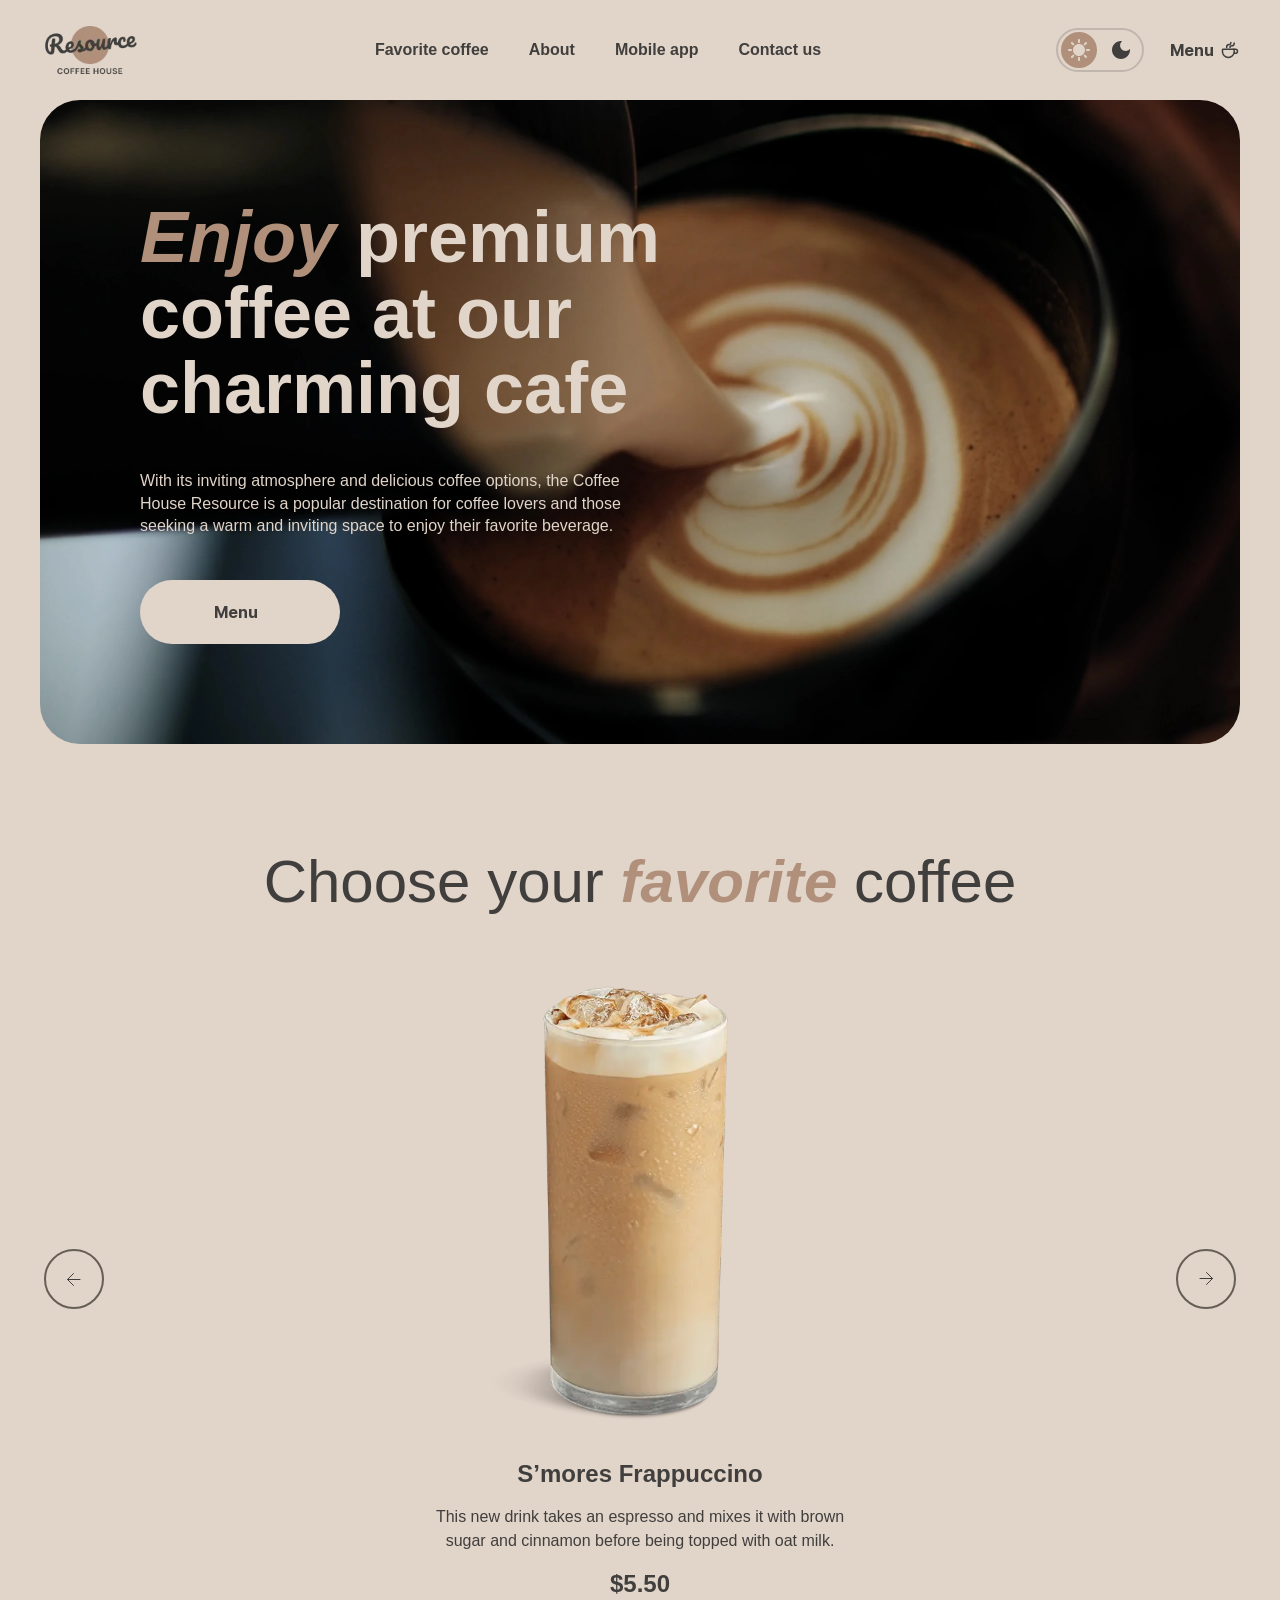
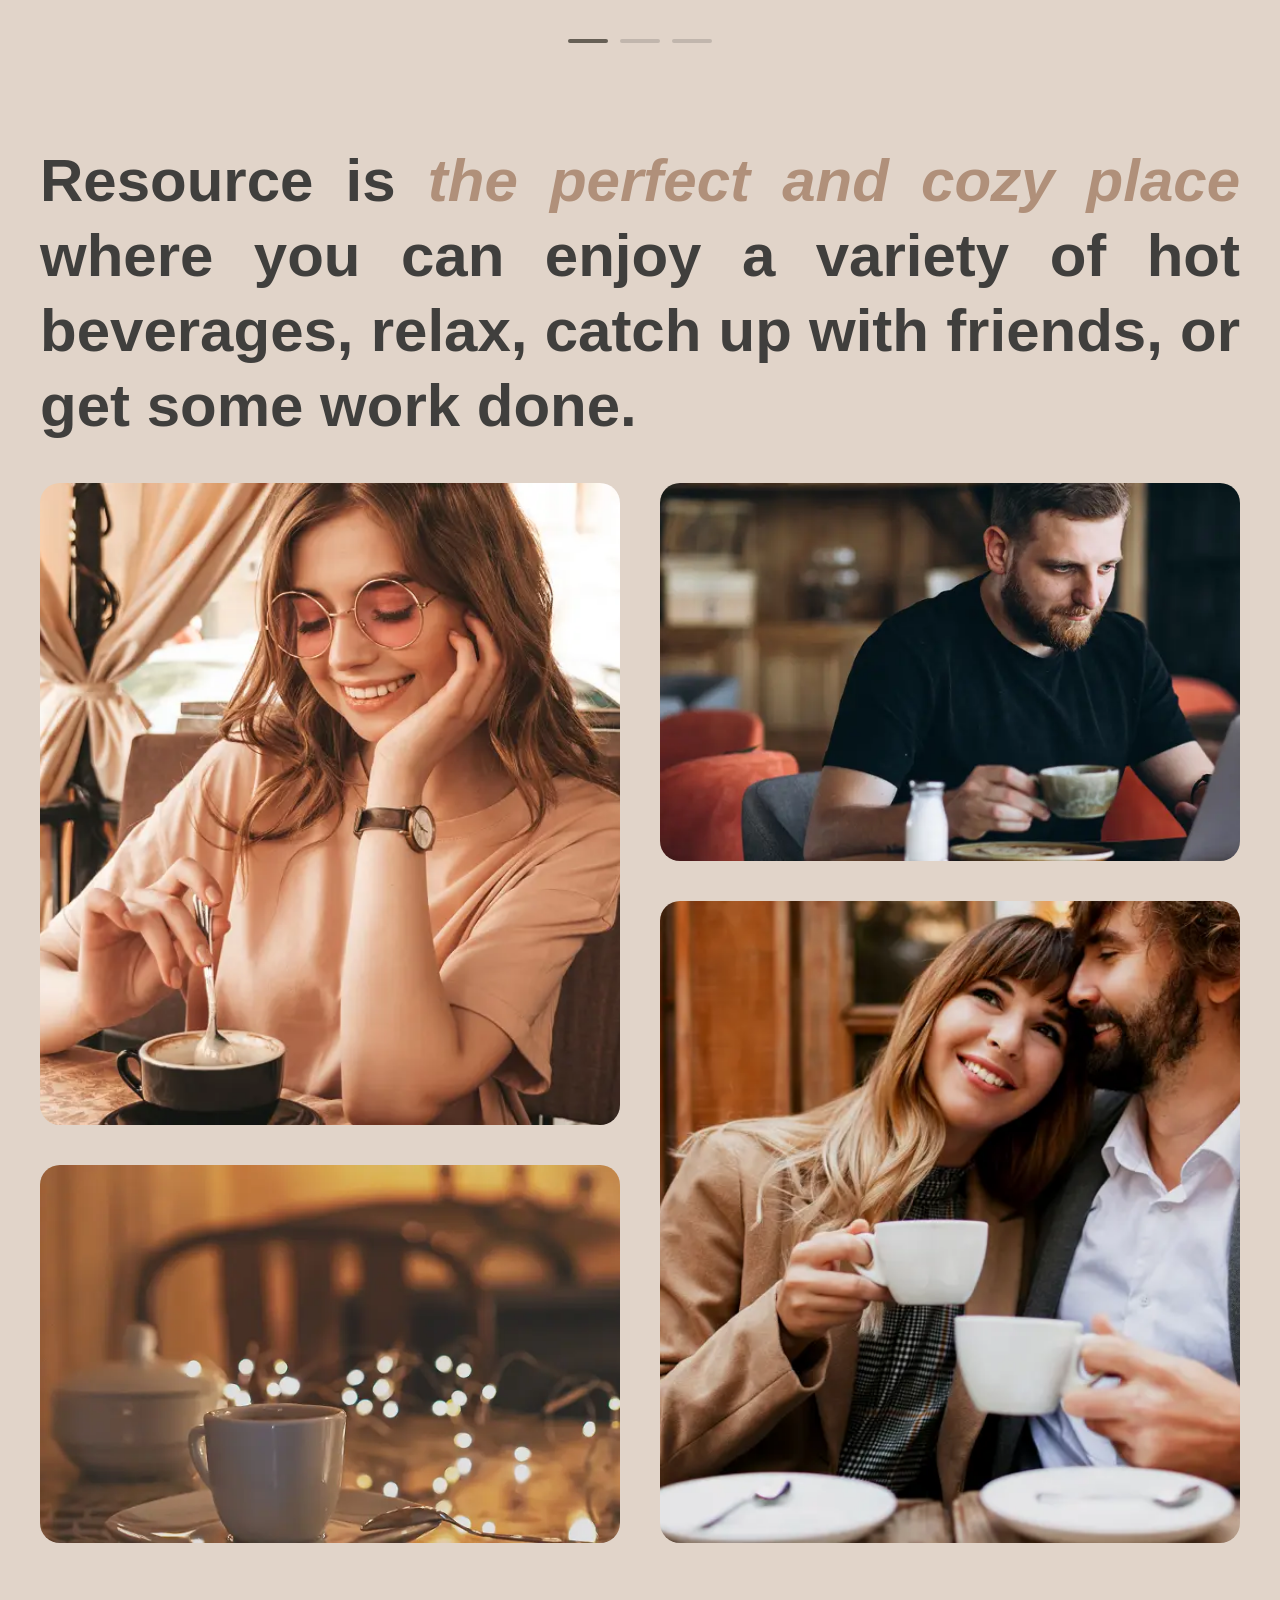
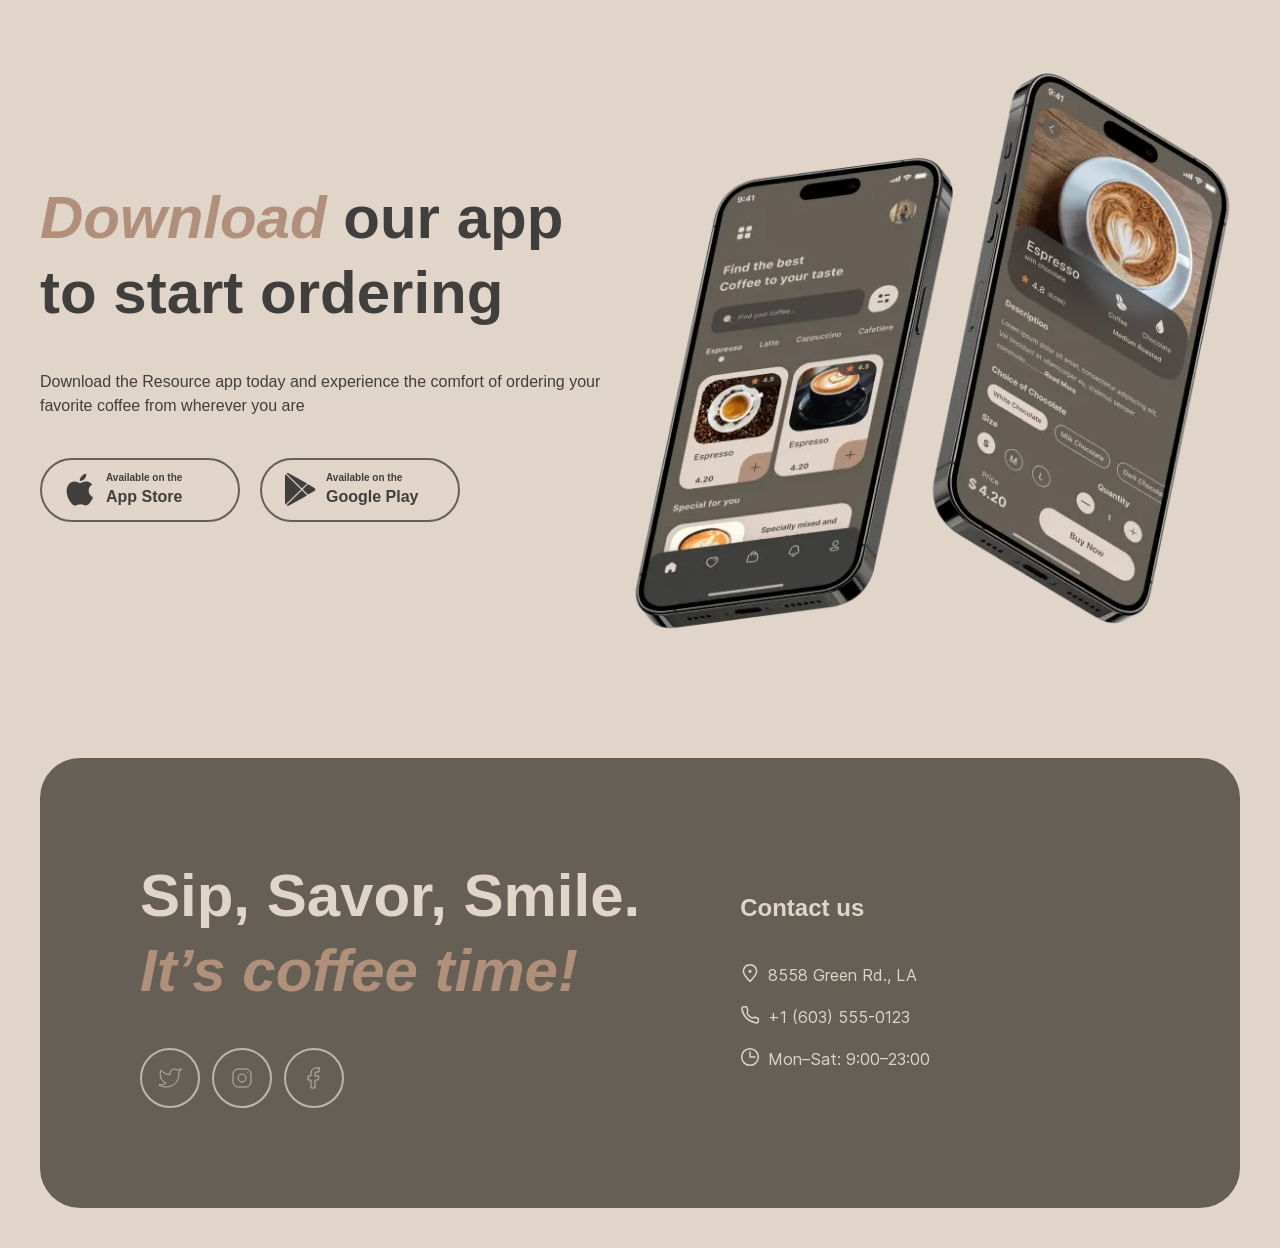
<file: index.html>
<!DOCTYPE html>
<html lang="en">
<head>
  <meta charset="UTF-8">
  <meta name="viewport" content="width=device-width, initial-scale=1.0">
  <link rel="icon" type="image/svg+xml" href="./assets/coffee-cup-icon.svg">
  <link rel="stylesheet" href="./css/reset.css">
  <link rel="stylesheet" href="./css/fonts.css">
  <link rel="stylesheet" href="./css/style.css">
  <link rel="stylesheet" href="./css/modal.css">
  <script src="./index.js" defer></script>
  <script src="./burger.js" defer></script>
  <script src="./slider.js" defer></script>
  <title>Coffee House</title>
</head>
<body>
  <header class="header">
    <div class="container">
      <div class="header__wrapper">
          <a href="/" class="header__logo">
            <img src="./assets/main-logo.webp" alt="Coffee house logo" class="header__logo-img">
          </a>

          <nav class="header__nav nav">
            <ul class="nav__list">
              <li class="nav__item">
                <a href="./#favorite" class="nav__link">Favorite coffee</a>
              </li>
              <li class="nav__item">
                <a href="./#about" class="nav__link">About</a>
              </li>
              <li class="nav__item">
                <a href="./#mobile_app" class="nav__link">Mobile app</a>
              </li>
              <li class="nav__item">
                <a href="./#contact_us" class="nav__link">Contact us</a>
              </li>
            </ul>
          </nav>

          <div class="header__panel">
            <div class="header__theme">
              <div class="header__theme-item header__theme-item_light header__theme_active"></div>
              <div class="header__theme-item header__theme-item_dark"></div>
            </div>

            <div class="header__burger burger">
              <button type="button" class="burger__btn">
                Menu
              </button>
              <button type="button" class="burger__menu"></button>
            </div>
          </div>
      </div>
    </div>
  </header>

  <main class="main">
    <div class="container">
      <section class="main__offer">
        <div class="offer__wrapper offer">
          <h1 class="offer__title">
            <span class="offer__title_accent text-accent">
              Enjoy
            </span> 
            premium coffee at our charming cafe
          </h1>

          <p class="offer__text">
            With its inviting atmosphere and delicious coffee options, the Coffee House Resource is a popular 
            destination for coffee lovers and those seeking a warm and inviting space to enjoy their favorite 
            beverage.
          </p>

          <a href="./category.html" class="offer__btn primary-btn">
            Menu
          </a>
        </div>
      </section>

      <section id="favorite" class="main__slider">
        <div class="slider">
          <h2 class="slider__title">
            Choose your 
              <span class="text-accent">favorite</span> 
            coffee
          </h2>

          <div class="slider__wrapper">
            <button type="button" class="slider__btn slider__btn_left" data-action="prev"></button>
            
            <div class="slider__list">
              <div class="slider__track">
                <div class="slider__item">
                  <img src="./assets/coffee-slider-1.webp" alt="S’mores Frappuccino" class="slider__preview">
                  <div class="slider__info">
                    <h3 class="slider__heading">S’mores Frappuccino</h3>
                    <p class="slider__description">This new drink takes an espresso and mixes it with brown sugar and cinnamon before being topped with oat milk.</p>
                    <span class="slider__price">$5.50</span>
                  </div>
                </div>

                <div class="slider__item">
                  <img src="./assets/coffee-slider-2.webp" alt="Caramel Macchiato" class="slider__preview">
                  <div class="slider__info">
                    <h3 class="slider__heading">Caramel Macchiato</h3>
                    <p class="slider__description">A delicious blend of rich espresso, creamy milk, and sweet caramel syrup, topped with whipped cream.</p>
                    <span class="slider__price">$5.00</span>
                  </div>
                </div>

                <div class="slider__item">
                  <img src="./assets/coffee-slider-3.webp" alt="Ice Coffee" class="slider__preview">
                  <div class="slider__info">
                    <h3 class="slider__heading">Ice Coffee</h3>
                    <p class="slider__description">Our signature cold brew coffee over ice, smooth and refreshing, perfect for a warm afternoon.</p>
                    <span class="slider__price">$4.50</span>
                  </div>
                </div>

              </div>
            </div>

            <button type="button" class="slider__btn slider__btn_right" data-action="next"></button>
          </div>

          <div class="slider__pagination pagination">
            <span class="pagination__item pagination__item_active" data-slide="0"></span>
            <span class="pagination__item" data-slide="1"></span>
            <span class="pagination__item" data-slide="2"></span>
          </div>
        </div>
      </section>

      <section id="about" class="about__section">
        <h3 class="about__description">
          Resource is 
          <span class="text-accent">
            the perfect and cozy place
          </span>
          where you can enjoy a variety of hot beverages, relax, catch up with friends, or get some work done.
        </h3>
        
        <div class="about_wrapper">
          <img src="./assets/about-1.webp" alt="Drink best coffee in coffee house" class="about__preview">
          <img src="./assets/about-2.webp" alt="Best rest in coffee house with cup of coffee" class="about__preview">
          <img src="./assets/about-3.webp" alt="Remote work with best coffee in coffee House" class="about__preview">
          <img src="./assets/about-4.webp" alt="Date in cofee house" class="about__preview">
        </div>
      </section>

      <section id="mobile_app" class="download__section">
        <div class="download__wrapper">
          <div class="download__info">
            <h3 class="download__title">
              <span class="text-accent">
                Download
              </span>
              our app to start ordering</h3>
            <p class="download__description">Download the Resource app today and experience the comfort of ordering your favorite coffee from wherever you are</p>

            <div class="download__buttons">
              <button type="button" class="download__button">
                <span class="download__button-apple">
                  <span>Available on the</span>
                  <span>App Store</span>
                </span>
              </button>

              <button type="button" class="download__button">
                <span class="download__button-android">
                  <span>Available on the</span>
                  <span>Google Play</span>
                </span>
              </button>
            </div>
          </div>
          
          <img src="./assets/mobile-screens.webp" alt="" class="download__preview">
        </div>
      </section>
    </div>    
  </main>

  <footer id="contact_us" class="footer">
    <div class="container">
      <div class="footer__wrapper">
        <div class="footer__content">
          <div class="footer__media">
            <h3 class="footer__title">
              Sip, Savor, Smile.
              <span class="text-accent">
                It’s coffee time!
              </span>
            </h3>

            <div class="footer__socials">
              <a href="https://www.x.com" target="_blank" class="footer__socials-twitter"></a>
              <a href="https://www.instagram.com" target="_blank" class="footer__socials-instagram"></a>
              <a href="https://www.facebook.com" target="_blank" class="footer__socials-facebook"></a>
            </div>
          </div>

          <div class="footer__contacs">
            <span class="footer__heading">Contact us</span>
            <div class="footer__info">
              <a href="https://www.google.com/maps/search/8558+Green+Rd.,+LA/@48.5137282,-122.3373886,17z/data=!3m1!4b1?entry=ttu&g_ep=EgoyMDI2MDkxNi4wIKXMDSoASAFQAw%3D%3D" rel="noopener noreferrer" target="_blank" class="footer__info-geo">8558 Green Rd., LA</a>
              <a href="tel:+16035550123" class="footer__info-phone">+1 (603) 555-0123</a>
              <span class="footer__info-timezone">Mon–Sat: 9:00–23:00</span>
            </div>
          </div>
        </div>
      </div>
    </div>
  </footer>
</body>
</html>
</file>
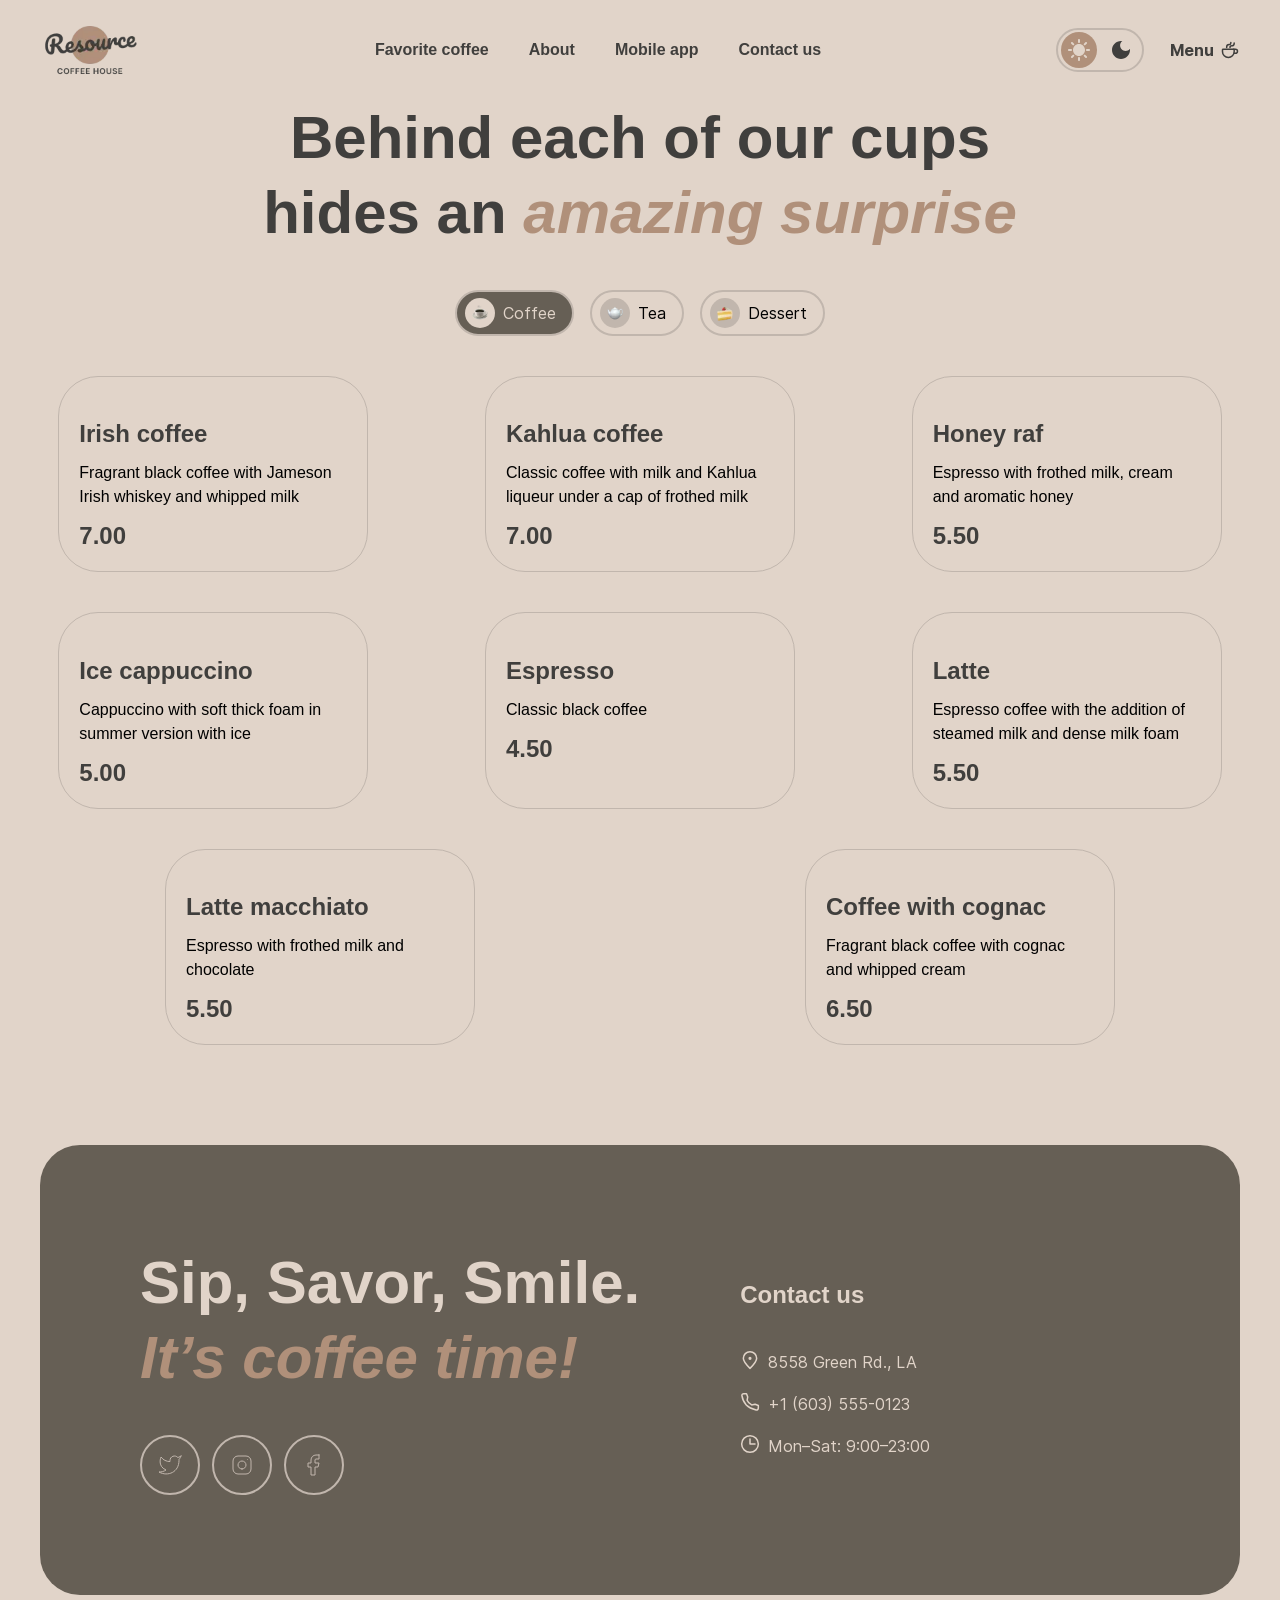
<file: category.html>
<!DOCTYPE html>
<html lang="en">
<head>
  <meta charset="UTF-8">
  <meta name="viewport" content="width=device-width, initial-scale=1.0">
  <link rel="icon" type="image/svg+xml" href="./assets/coffee-cup-icon.svg">
  <link rel="stylesheet" href="./css/reset.css">
  <link rel="stylesheet" href="./css/fonts.css">
  <link rel="stylesheet" href="./css/style.css">
  <link rel="stylesheet" href="./css/modal.css">
  <script src="./index.js" defer></script>
  <script src="./burger.js" defer></script>
  <script type="module" src="./products.js" defer></script>
  <title>Coffee House</title>
</head>
<body>
  <header class="header">
    <div class="container">
      <div class="header__wrapper">
          <a href="/" class="header__logo">
            <img src="./assets/main-logo.webp" alt="Coffee house logo" class="header__logo-img">
          </a>

          <nav class="header__nav nav">
            <ul class="nav__list">
              <li class="nav__item">
                <a href="./#favorite" class="nav__link">Favorite coffee</a>
              </li>
              <li class="nav__item">
                <a href="./#about" class="nav__link">About</a>
              </li>
              <li class="nav__item">
                <a href="./#mobile_app" class="nav__link">Mobile app</a>
              </li>
              <li class="nav__item">
                <a href="./#contact_us" class="nav__link">Contact us</a>
              </li>
            </ul>
          </nav>

          <div class="header__panel">
            <div class="header__theme">
              <div class="header__theme-item header__theme-item_light header__theme_active"></div>
              <div class="header__theme-item header__theme-item_dark"></div>
            </div>

            <div class="header__burger burger">
              <button type="button" class="burger__btn">
                Menu
              </button>
              <button type="button" class="burger__menu"></button>
            </div>
          </div>
      </div>
    </div>
  </header>

  <main class="main__category">
    <div class="container">
      <h1 class="main__title">
        Behind each of our cups hides an 
        <span class="text-accent">
          amazing surprise
        </span>
      </h1>

      <div class="category__wrapper">
        <div class="categories">
          <button type="button" class="categories__item categories__item_active" data-category="coffee">
            <span class="categories__item-wrapper">
              <span class="categories__item-coffee"></span>
            </span>
            Coffee
          </button>
          <button type="button" class="categories__item" data-category="tea">
            <span class="categories__item-wrapper">
              <span class="categories__item-tea"></span>
            </span>
            Tea
          </button>
          <button type="button" class="categories__item" data-category="dessert">
            <span class="categories__item-wrapper">
              <span class="categories__item-desert"></span>
            </span>
            Dessert
          </button>
        </div>

        <div class="categories__list"></div>

        <div class="categories__load">
          <span class="categories__load-img"></span>
        </div>
      </div>
    </div>
  </main>

  <footer id="contact_us" class="footer">
    <div class="container">
      <div class="footer__wrapper">
        <div class="footer__content">
          <div class="footer__media">
            <h3 class="footer__title">
              Sip, Savor, Smile.
              <span class="text-accent">
                It’s coffee time!
              </span>
            </h3>

            <div class="footer__socials">
              <a href="https://www.x.com" target="_blank" class="footer__socials-twitter"></a>
              <a href="https://www.instagram.com" target="_blank" class="footer__socials-instagram"></a>
              <a href="https://www.facebook.com" target="_blank" class="footer__socials-facebook"></a>
            </div>
          </div>

          <div class="footer__contacs">
            <span class="footer__heading">Contact us</span>
            <div class="footer__info">
              <a href="https://www.google.com/maps/search/8558+Green+Rd.,+LA/@48.5137282,-122.3373886,17z/data=!3m1!4b1?entry=ttu&g_ep=EgoyMDI2MDkxNi4wIKXMDSoASAFQAw%3D%3D" rel="noopener noreferrer" target="_blank" class="footer__info-geo">8558 Green Rd., LA</a>
              <a href="tel:+16035550123" class="footer__info-phone">+1 (603) 555-0123</a>
              <span class="footer__info-timezone">Mon–Sat: 9:00–23:00</span>
            </div>
          </div>
        </div>
      </div>
    </div>
  </footer>
  <dialog class="modal">
    <div class="modal__wrapper">
      <div class="modal__content"></div>
    </div>
  </dialog>
</div>
</body>
</html>
</file>
<file: css/fonts.css>
@font-face {
    font-family: 'Inter';
    src: local('Inter Bold Italic'), local('Inter-BoldItalic'),
        url('../fonts/inter/Inter-BoldItalic.eot?#iefix') format('embedded-opentype'),
        url('../fonts/inter/Inter-BoldItalic.woff2') format('woff2'),
        url('../fonts/inter/Inter-BoldItalic.woff') format('woff'),
        url('../fonts/inter/Inter-BoldItalic.ttf') format('truetype');
    font-weight: bold;
    font-style: italic;
}

@font-face {
    font-family: 'Inter';
    src: local('Inter Medium Italic'), local('Inter-MediumItalic'),
        url('../fonts/inter/Inter-MediumItalic.eot?#iefix') format('embedded-opentype'),
        url('../fonts/inter/Inter-MediumItalic.woff2') format('woff2'),
        url('../fonts/inter/Inter-MediumItalic.woff') format('woff'),
        url('../fonts/inter/Inter-MediumItalic.ttf') format('truetype');
    font-weight: 500;
    font-style: italic;
}

@font-face {
    font-family: 'Inter';
    src: local('Inter Thin Italic BETA'), local('Inter-ThinItalicBETA'),
        url('../fonts/inter/Inter-ThinItalicBETA.eot?#iefix') format('embedded-opentype'),
        url('../fonts/inter/Inter-ThinItalicBETA.woff2') format('woff2'),
        url('../fonts/inter/Inter-ThinItalicBETA.woff') format('woff'),
        url('../fonts/inter/Inter-ThinItalicBETA.ttf') format('truetype');
    font-weight: 100;
    font-style: italic;
}

@font-face {
    font-family: 'Inter';
    src: local('Inter Regular'), local('Inter-Regular'),
        url('../fonts/inter/Inter-Regular.eot?#iefix') format('embedded-opentype'),
        url('../fonts/inter/Inter-Regular.woff2') format('woff2'),
        url('../fonts/inter/Inter-Regular.woff') format('woff'),
        url('../fonts/inter/Inter-Regular.ttf') format('truetype');
    font-weight: normal;
    font-style: normal;
}

@font-face {
    font-family: 'Inter';
    src: local('Inter Black'), local('Inter-Black'),
        url('../fonts/inter/Inter-Black.eot?#iefix') format('embedded-opentype'),
        url('../fonts/inter/Inter-Black.woff2') format('woff2'),
        url('../fonts/inter/Inter-Black.woff') format('woff'),
        url('../fonts/inter/Inter-Black.ttf') format('truetype');
    font-weight: 900;
    font-style: normal;
}

@font-face {
    font-family: 'Inter';
    src: local('Inter Black Italic'), local('Inter-BlackItalic'),
        url('../fonts/inter/Inter-BlackItalic.eot?#iefix') format('embedded-opentype'),
        url('../fonts/inter/Inter-BlackItalic.woff2') format('woff2'),
        url('../fonts/inter/Inter-BlackItalic.woff') format('woff'),
        url('../fonts/inter/Inter-BlackItalic.ttf') format('truetype');
    font-weight: 900;
    font-style: italic;
}

@font-face {
    font-family: 'Inter';
    src: local('Inter Light BETA'), local('Inter-LightBETA'),
        url('../fonts/inter/Inter-LightBETA.eot?#iefix') format('embedded-opentype'),
        url('../fonts/inter/Inter-LightBETA.woff2') format('woff2'),
        url('../fonts/inter/Inter-LightBETA.woff') format('woff'),
        url('../fonts/inter/Inter-LightBETA.ttf') format('truetype');
    font-weight: 300;
    font-style: normal;
}

@font-face {
    font-family: 'Inter';
    src: local('Inter Semi Bold'), local('Inter-SemiBold'),
        url('../fonts/inter/Inter-SemiBold.eot?#iefix') format('embedded-opentype'),
        url('../fonts/inter/Inter-SemiBold.woff2') format('woff2'),
        url('../fonts/inter/Inter-SemiBold.woff') format('woff'),
        url('../fonts/inter/Inter-SemiBold.ttf') format('truetype');
    font-weight: 600;
    font-style: normal;
}

@font-face {
    font-family: 'Inter';
    src: local('Inter Extra Bold Italic'), local('Inter-ExtraBoldItalic'),
        url('../fonts/inter/Inter-ExtraBoldItalic.eot?#iefix') format('embedded-opentype'),
        url('../fonts/inter/Inter-ExtraBoldItalic.woff2') format('woff2'),
        url('../fonts/inter/Inter-ExtraBoldItalic.woff') format('woff'),
        url('../fonts/inter/Inter-ExtraBoldItalic.ttf') format('truetype');
    font-weight: 800;
    font-style: italic;
}

@font-face {
    font-family: 'Inter';
    src: local('Inter Bold'), local('Inter-Bold'),
        url('../fonts/inter/Inter-Bold.eot?#iefix') format('embedded-opentype'),
        url('../fonts/inter/Inter-Bold.woff2') format('woff2'),
        url('../fonts/inter/Inter-Bold.woff') format('woff'),
        url('../fonts/inter/Inter-Bold.ttf') format('truetype');
    font-weight: bold;
    font-style: normal;
}

@font-face {
    font-family: 'Inter';
    src: local('Inter Extra Light Italic BETA'), local('Inter-ExtraLightItalicBETA'),
        url('../fonts/inter/Inter-ExtraLightItalicBETA.eot?#iefix') format('embedded-opentype'),
        url('../fonts/inter/Inter-ExtraLightItalicBETA.woff2') format('woff2'),
        url('../fonts/inter/Inter-ExtraLightItalicBETA.woff') format('woff'),
        url('../fonts/inter/Inter-ExtraLightItalicBETA.ttf') format('truetype');
    font-weight: 200;
    font-style: italic;
}

@font-face {
    font-family: 'Inter';
    src: local('Inter Extra Light BETA'), local('Inter-ExtraLightBETA'),
        url('../fonts/inter/Inter-ExtraLightBETA.eot?#iefix') format('embedded-opentype'),
        url('../fonts/inter/Inter-ExtraLightBETA.woff2') format('woff2'),
        url('../fonts/inter/Inter-ExtraLightBETA.woff') format('woff'),
        url('../fonts/inter/Inter-ExtraLightBETA.ttf') format('truetype');
    font-weight: 200;
    font-style: normal;
}

@font-face {
    font-family: 'Inter';
    src: local('Inter Extra Bold'), local('Inter-ExtraBold'),
        url('../fonts/inter/Inter-ExtraBold.eot?#iefix') format('embedded-opentype'),
        url('../fonts/inter/Inter-ExtraBold.woff2') format('woff2'),
        url('../fonts/inter/Inter-ExtraBold.woff') format('woff'),
        url('../fonts/inter/Inter-ExtraBold.ttf') format('truetype');
    font-weight: 800;
    font-style: normal;
}

@font-face {
    font-family: 'Inter';
    src: local('Inter Thin BETA'), local('Inter-ThinBETA'),
        url('../fonts/inter/Inter-ThinBETA.eot?#iefix') format('embedded-opentype'),
        url('../fonts/inter/Inter-ThinBETA.woff2') format('woff2'),
        url('../fonts/inter/Inter-ThinBETA.woff') format('woff'),
        url('../fonts/inter/Inter-ThinBETA.ttf') format('truetype');
    font-weight: 100;
    font-style: normal;
}

@font-face {
    font-family: 'Inter';
    src: local('Inter Light Italic BETA'), local('Inter-LightItalicBETA'),
        url('../fonts/inter/Inter-LightItalicBETA.eot?#iefix') format('embedded-opentype'),
        url('../fonts/inter/Inter-LightItalicBETA.woff2') format('woff2'),
        url('../fonts/inter/Inter-LightItalicBETA.woff') format('woff'),
        url('../fonts/inter/Inter-LightItalicBETA.ttf') format('truetype');
    font-weight: 300;
    font-style: italic;
}

@font-face {
    font-family: 'Inter';
    src: local('Inter Italic'), local('Inter-Italic'),
        url('../fonts/inter/Inter-Italic.eot?#iefix') format('embedded-opentype'),
        url('../fonts/inter/Inter-Italic.woff2') format('woff2'),
        url('../fonts/inter/Inter-Italic.woff') format('woff'),
        url('../fonts/inter/Inter-Italic.ttf') format('truetype');
    font-weight: normal;
    font-style: italic;
}

@font-face {
    font-family: 'Inter';
    src: local('Inter Semi Bold Italic'), local('Inter-SemiBoldItalic'),
        url('../fonts/inter/Inter-SemiBoldItalic.eot?#iefix') format('embedded-opentype'),
        url('../fonts/inter/Inter-SemiBoldItalic.woff2') format('woff2'),
        url('../fonts/inter/Inter-SemiBoldItalic.woff') format('woff'),
        url('../fonts/inter/Inter-SemiBoldItalic.ttf') format('truetype');
    font-weight: 600;
    font-style: italic;
}

@font-face {
    font-family: 'Inter';
    src: local('Inter Medium'), local('Inter-Medium'),
        url('../fonts/inter/Inter-Medium.eot?#iefix') format('embedded-opentype'),
        url('../fonts/inter/Inter-Medium.woff2') format('woff2'),
        url('../fonts/inter/Inter-Medium.woff') format('woff'),
        url('../fonts/inter/Inter-Medium.ttf') format('truetype');
    font-weight: 500;
    font-style: normal;
}
</file>
<file: css/style.css>
:root {
  --text-primary: #403f3d;
  --text-primary-btn: #403f3d;
  --main-color: #e1d4c9;
  --main-color-bg: #e1d4c9;
  --text-link-hover: #b0907a;
  --switcher-border: #c1b6ad;
  --switcher-active: #b0907a;
  --text-accent: #b0907a;
  --slider-btns-color: #665F55;
  --pagination-color: #C1B6AD;
  --pagination-color-active: #665F55;
  --download-btns-color: #665f55;
  --footer-bg: #665F55;
  --socials-color: #c1b6ad;
  --category-bg: #665F55;
  --category-text: #c1b6ad;
  --modal-bg: #E1D4C9;
  --modal-line: #c1b6ad;
  --modal-btn-close: #403f3d;
  --modal-info-icon: #403f3d;
  --modal-btn-close-bg: #665F55;
  --product-btn-border: #665F55;
  --product-btn-border-active: #c1b6ad;
  --product-btn-bg: #665F55;
  --product-btn-color: #e1d4c9;
  --product-btn-hover-bg: #665F55;
  --product-btn-hover-color: #e1d4c9;
  --product-btn-circle-bg: #e1d4c9;
  --product-btn-circle-color: #403f3d;
  --product-btn-circle-inactive: #c1b6ad;
  --product-btn-circle-inactive-hover-bg: #e1d4c9;
  --product-btn-circle-inactive-hover-color: #403f3d;
  --burger-menu-color: #665f55;
  --burger-menu-color-hover: #665f55;
  --burger-menu-color-line-hover: #c1b6ad;

  --transition-primary: all .2s ease;

  scroll-behavior: smooth; 
}

:root.theme__dark {
  --main-color-bg: #292826;
  --main-color: #e1d4c9;
  --text-primary: #e1d4c9;
  --text-primary-btn: #403f3d;
  --footer-bg: #403f3d;
  --category-bg: #403f3d;
  --category-text: #c1b6ad;
  --modal-bg: #403f3d;
  --modal-line: #c1b6ad;
  --modal-btn-close: #403f3d;
  --modal-info-icon: #c1b6ad;
  --modal-btn-close-bg: #292826;
  --product-btn-border: #665f55;
  --product-btn-border-active: #292826;
  --product-btn-bg: #292826;
  --product-btn-color: #e1d4c9;
  --product-btn-hover-bg: #292826;
  --product-btn-hover-color: #e1d4c9;
  --product-btn-circle-bg: #403f3d;
  --product-btn-circle-color: #e1d4c9;
  --product-btn-circle-inactive: #665f55;
  --product-btn-circle-inactive-hover-bg: #403f3d;
  --product-btn-circle-inactive-hover-color: #e1d4c9;
  --burger-menu-color: #665f55;
}

html.theme__dark .header__logo-img {
  content: url("../assets/logo-white.webp");
}

html.theme__dark .categories__item:not(.categories__item_active) {
  color: var(--category-text);
}

html.theme__dark .categories__item.categories__item_active {
  border: 0px solid transparent;
}

html.theme__dark .categories__item {
  border: 1px solid var(--category-text);
}

html.theme__dark .categories__item-wrapper {
  background-color: var(--main-color-bg);
}

html.theme__dark .categories__description {
  color: var(--text-primary);
}

body {
  font-family: 'Inter', sans-serif;
  font-style: normal;
  font-size: 16px;
  font-weight: normal;
  line-height: 140%;

  background-color: var(--main-color-bg);
}

.header, .main, .footer {
  margin: 0 40px;
}

.container {
  max-width: 1360px;
  margin: 0 auto;
}

.primary-btn {
  width: 200px;
  height: 64px;

  font-weight: bold;
  color: var(--text-primary-btn);

  border-radius: 32px;

  background-color: var(--main-color);

  transition: var(--transition-primary);
}

.text-accent {
  font-family: 'Inter Semi Bold Italic', sans-serif;
  font-weight: bold;
  font-style: italic;
  color: var(--text-accent);
}

/* header section */

.header {
  margin-top: 20px;
}

.header__wrapper {
  height: 60px;

  display: flex;
  flex-wrap: wrap;
  justify-content: space-between;
  align-items: center;
}

.header__logo {
  width: 100px;

  transition: var(--transition-primary);
}

.header__logo:hover {
  opacity: .7;
}

.nav__list {
  display: flex;
  justify-content: space-between;
  gap: 40px;
}

.nav__item {
  font-family: 'Inter Semi Bold', sans-serif;
  line-height: 150%;
  font-weight: bold;
}

.nav__link {
  color: var(--text-primary);
  transition: var(--transition-primary);
  border-bottom: 2px solid transparent;
}

.nav__link:hover {
  border-bottom: 2px solid var(--text-primary);
}

.header__panel {
  display: flex;
  justify-content: space-between;
  align-items: center;

  max-width: 184px;
  width: 100%;
}

.header__theme {
  width: 88px;
  height: 44px;

  display: flex;
  justify-content: center;
  align-items: center;
  gap: 6px;

  border: 2px solid var(--switcher-border);
  border-radius: 22px;

  padding: 3px;
}

.header__theme-item {
  cursor: pointer;

  width: 36px;
  height: 36px;

  border-radius: 18px;

  display: flex;
  
  background-repeat: no-repeat;
  background-position: center center;

  transition: var(--transition-primary);
}

.header__theme-item_light {
  background-image: url('../assets/sun-icon.svg');
}

.header__theme-item_dark {
  background-image: url('../assets/moon-icon.svg');
}

.header__theme-item_dark:hover {
  background-color: var(--slider-btns-color);
  background-image: url('../assets/moon-inverse-icon.svg');
}

.header__theme_active {
  background-color: var(--switcher-active);
}

.burger__btn {
  font-weight: bold;

  color: var(--text-primary);

  display: flex;
  justify-content: space-between;
  gap: 6px;

  transition: var(--transition-primary);
}

.burger__btn:hover {
  opacity: .7;
}

.burger__btn::after {
  content: '';

  width: 20px;
  height: 20px;

  display: flex;

  background-repeat: no-repeat;
  background-position: center center;
  background-image: url('../assets/coffee-cup-icon.svg');
}

.burger__menu {
  display: none;
}

/* main section */

.main {
  margin-top: 20px;
}

.main__offer {
  height: 644px;

  display: flex;

  background-image: url('../assets/main-preview.webp');
  background-repeat: no-repeat;
  background-position: center center;
  background-size: cover;

  border-radius: 40px;
}

.offer__wrapper {
  max-width: 530px;
  height: 444px;

  display: flex;
  flex-wrap: wrap;
  
  margin: 100px;
}

.offer__title {
  height: 228px;
  
  font-family: 'Inter Semi Bold', sans-serif;
  font-size: 72px;
  font-weight: bold;
  line-height: 105%;
  color: var(--main-color);
}

.offer__text {
  font-family: 'Inter Regular', sans-serif;
  color: var(--main-color);

  align-self: center;
}

.offer__btn {
  display: flex;
  justify-content: center;
  align-items: center;
  align-self: end;
  gap: 8px;
}

.offer__btn::after {
  content: "";

  width: 0px;
  height: 0px;

  background-image: url('../assets/coffee-cup-icon.svg');
  background-position: center center;
  background-repeat: no-repeat;
  
  opacity: 0;
  transition: var(--transition-primary);
}

.offer__btn:hover::after {
  opacity: 1;
  width: 20px;
  height: 20px;
}

/* main slider section */

.main__slider {
  margin-top: 100px;
}

.slider {
  padding: 0 4px;
}

.slider__title {
  font-family: 'Inter Semi Bold', sans-serif;
  font-size: 60px;
  line-height: 125%;
  color: var(--text-primary);

  text-align: center;
}

.slider__wrapper {
  display: flex;
  justify-content: space-between;
  align-items: center;

  width: 100%;

  margin-top: 40px;
}

.slider__list {
  width: 480px;
}

.slider__btn {
  width: 60px;
  height: 60px;

  border: 2px solid var(--slider-btns-color);
  border-radius: 30px;

  color: var(--slider-btns-color);

  background-image: url('../assets/arrow.svg');
  background-repeat: no-repeat;
  background-position: center center;

  transition: var(--transition-primary), transform 0s, background-image 0s;
}

.slider__btn:hover {
  background-color: var(--slider-btns-color);
}

.slider__btn_left:hover {
  background-image: url('../assets/arrow-left-light.svg');

  transform: rotate(0deg);
}

.slider__btn_right {
  transform: rotate(180deg);
}

.slider__btn_right:hover {
  background-image: url('../assets/arrow-right-light.svg');

  transform: rotate(0deg);
}

.slider__item {
  display: flex;
  flex-wrap: wrap;
  justify-content: center;
  align-items: center;

  text-align: center;
}

.slider__info {
  margin-top: 20px;
  padding: 0 15px;
}

.slider__heading, .slider__price {
  font-family: 'Inter Semi Bold', sans-serif;
  font-size: 24px;
  font-weight: bold;
  line-height: 125%;
  color: var(--text-primary);
}

.slider__description {
  margin-top: 16px;

  font-family: 'Inter Regular', sans-serif;
  font-size: 16px;
  line-height: 150%;
  color: var(--text-primary);
}

.slider__price {
  display: block;

  margin-top: 16px;
}

.slider__pagination {
  display: flex;
  justify-content: center;
  gap: 12px;

  margin-top: 40px;
}

.pagination__item {
  cursor: pointer;

  display: block;

  width: 40px;
  height: 4px;

  background-color: var(--pagination-color);

  border-radius: 2px;

  transition: var(--transition-primary);
}

.pagination__item_active {
  background-color: var(--pagination-color-active);
}

.pagination__item:not(.pagination__item_active):hover {
  background-color: var(--pagination-color-active);
}

/* about section */

.about__section {
  margin-top: 100px;
}

.about__description {
  font-family: 'Inter Semi Bold', sans-serif;
  font-size: 60px;
  font-weight: bold;
  line-height: 125%;
  color: var(--text-primary);

  text-align: justify;
}

.about_wrapper {
  max-height: 1060px;

  margin-top: 40px;

  display: grid;
  grid-template-columns: repeat(2, 1fr);
  grid-template-rows: repeat(4, 1fr);
  gap: 40px;
  grid-template-areas: 
    "left-top right-top"
    "left-top right-bottom"
    "left-top right-bottom"
    "left-bottom right-bottom";
}

.about__preview {
  border-radius: 20px;

  width: 100%;
  height: 100%;
  object-fit: cover; 
}

.about__preview:nth-child(1) {
  grid-area: left-top;
}

.about__preview:nth-child(2) {
  grid-area: left-bottom;
}

.about__preview:nth-child(3) {
  grid-area: right-top;
}

.about__preview:nth-child(4) {
  grid-area: right-bottom;
}

/* download section */

.download__section {
  margin-top: 100px;
}

.download__wrapper {
  display: flex;
  justify-content: space-between;
  align-items: center;
}

.download__info {
  width: 630px;
  height: 342px;

  display: flex;
  flex-wrap: wrap;
  align-content: space-between;

  color: var(--text-primary);
}

.download__title {
  font-family: 'Inter Semi Bold', sans-serif;
  font-size: 60px;
  font-weight: bold;
  line-height: 125%;
  color: var(--text-primary);
}

.download__preview {
  max-width: 615px;
}

.download__description {
  font-family: 'Inter Regular', sans-serif;
  font-size: 16px;
  line-height: 150%;
}

.download__buttons {
  width: 420px;
  height: 64px;

  display: flex;
  justify-content: space-between;
}

.download__button {
  width: 200px;
  height: 100%;

  display: flex;
  align-items: center;
  gap: 8px;
  
  border: 2px solid var(--download-btns-color);
  border-radius: 100px;

  padding-left: 20px;

  transition: var(--transition-primary);
}

.download__button:hover {
  background-color: var(--download-btns-color);
}

.download__button-apple, .download__button-android {
  display: flex;
  flex-direction: column;
  justify-content: center;
  align-items: start;
}

.download__button:has(.download__button-apple)::before, .download__button:has(.download__button-android)::before {
  content: '';

  display: flex;

  background-repeat: no-repeat;
  background-position: center center;

  width: 36px;
  height: 36px;
}

.download__button:has(.download__button-apple)::before {
  background-image: url('../assets/apple-icon.svg');
}

.download__button:has(.download__button-android)::before {
  background-image: url('../assets/google-play-icon.svg');
}

.download__button span:nth-child(1) {
  font-family: 'Inter Semi Bold', sans-serif;
  line-height: 140%;
  font-weight: bold;
  font-size: 10px;
}

.download__button span:nth-child(2) {
  font-family: 'Inter Semi Bold', sans-serif;
  line-height: 150%;
  font-weight: bold;
  font-size: 16px;
}

.download__button:has(.download__button-apple):hover::before {
  background-image: url('../assets/apple-icon-light.svg');
}

.download__button:has(.download__button-android):hover::before {
  background-image: url('../assets/android-icon-light.svg');
}

.download__button:hover span, .download__button:hover span {
  color: var(--main-color);
}

/* footer */

.footer__wrapper {
  margin: 100px 0 40px;

  height: 450px;

  display: flex;

  background-color: var(--footer-bg);

  border-radius: 40px;
}

.footer__content {
  display: flex;
  gap: 100px;

  margin: 100px 0 100px 100px;
}

.footer__media {
  display: flex;
  flex-direction: column;
  gap: 40px;
}

.footer__title {
  display: flex;
  flex-direction: column;

  font-family: 'Inter Semi Bold', sans-serif;
  font-size: 60px;
  font-weight: bold;
  line-height: 125%;

  color: var(--main-color);
}

.footer__socials {
  display: flex;
  gap: 12px;
}

.footer__socials > a {
  cursor: pointer;

  width: 60px;
  height: 60px;

  display: flex;
  justify-content: center;
  align-items: center;

  border-radius: 30px;
  border: 2px solid var(--socials-color);

  background-repeat: no-repeat;
  background-position: center center;

  transition: var(--transition-primary);
}

.footer__socials-twitter::before,
.footer__socials-instagram::before,
.footer__socials-facebook::before {
  content: '';

  background-color: var(--socials-color);
  
  -webkit-mask-size: contain;
  mask-size: contain;
  -webkit-mask-repeat: no-repeat;
  mask-repeat: no-repeat;

  width: 24px;
  height: 24px;
  
  display: flex;
}

.footer__socials-twitter::before {
  -webkit-mask-image: url('../assets/twitter-icon.svg');
  mask-image: url('../assets/twitter-icon.svg');
}

.footer__socials-facebook::before {
  -webkit-mask-image: url('../assets/facebook-icon.svg');
  mask-image: url('../assets/facebook-icon.svg');
}

.footer__socials-instagram::before {
  -webkit-mask-image: url('../assets/instagram-icon.svg');
  mask-image: url('../assets/instagram-icon.svg');
}

.footer__socials-twitter:hover,
.footer__socials-instagram:hover,
.footer__socials-facebook:hover {
  background-color: var(--socials-color);
}

.footer__socials-twitter:hover::before,
.footer__socials-instagram:hover::before,
.footer__socials-facebook:hover::before {
  background-color: var(--text-primary);
}

.footer__contacs {
  display: flex;
  flex-direction: column;
  justify-content: center;
}

.footer__heading {
  font-family: 'Inter Semi Bold', sans-serif;
  font-size: 24px;
  font-weight: bold;
  line-height: 125%;
  color: var(--main-color);
}

.footer__info {
  margin-top: 40px;

  display: flex;
  flex-direction: column;
  justify-content: space-between;
  gap: 16px;
}

.footer__info > a, .footer__info > span {
  display: flex;
  gap: 8px;

  font-family: 'Inter', sans-serif;
  font-style: normal;
  font-size: 16px;
  font-weight: normal;
  line-height: 150%;

  color: var(--main-color);

  transition: var(--transition-primary);

  border-bottom: 2px solid transparent;
}

.footer__info-geo:hover, .footer__info-phone:hover {
  border-bottom: 2px solid var(--main-color);
}

.footer__info-geo::before, .footer__info-phone::before, .footer__info-timezone::before {
  content: '';

  width: 20px;
  height: 20px;

  display: flex;

  background-repeat: no-repeat;
  background-position: center center;
}

.footer__info-geo::before {
  background-image: url('../assets/location-icon.svg');
}

.footer__info-phone::before {
  background-image: url('../assets/phone-icon.svg');
}

.footer__info-timezone::before {
  background-image: url('../assets/clock-icon.svg');
}

/* category page */

.main__category {
  margin-top: 20px;
}

.main__title {
  max-width: 800px;

  font-family: 'Inter Semi Bold', sans-serif;
  font-size: 60px;
  font-weight: bold;
  line-height: 125%;
  color: var(--text-primary);

  text-align: center;

  margin: 0 auto;
}

.category__wrapper {
  margin-top: 40px;
}

.categories {
  display: flex;
  justify-content: center;
  flex-direction: row;
  gap: 16px;
}

.categories__item {
  display: flex;
  align-items: center;
  gap: 8px;

  height: 46px;

  border-radius: 23px;

  border: 2px solid var(--category-text);

  font-family: 'Inter', sans-serif;
  font-style: normal;
  font-size: 16px;
  font-weight: normal;
  line-height: 140%;

  padding: 8px 16px 8px 8px;

  transition: var(--transition-primary);
}

.categories__item:hover {
  background-color: var(--category-bg);

  color: var(--main-color);
}

.categories__item_active {
  background-color: var(--category-bg);

  color: var(--main-color);
}

.categories__item-coffee,
.categories__item-tea,
.categories__item-desert {
  width: 16px;
  height: 24px;

  display: flex;

  background-repeat: no-repeat;
  background-position: center center;
  background-size: contain;
}

.categories__item-coffee {
  background-image: url('../assets/cup-coffee.webp');
}

.categories__item-tea {
  background-image: url('../assets/tea.webp');
}

.categories__item-desert {
  background-image: url('../assets/dessert.webp');
}

.categories__item-wrapper {
  width: 30px;
  height: 30px;

  display: flex;
  justify-content: center;
  align-items: center;

  border-radius: 15px;
  
  background-color: var(--main-color);
}

.categories__item:not(.categories__item_active) .categories__item-wrapper {
  background-color: var(--switcher-border);
}

.categories__list {
  display: flex;
  flex-wrap: wrap;
  justify-content: space-between;
}

.categories__card {
  cursor: pointer;

  overflow: hidden;

  width: 310px;

  margin-top: 40px;

  border: 1px solid var(--switcher-border);
  border-radius: 40px;

  transition: var(--transition-primary);
}

.categories__card:hover .categories__preview {
  transform: scale(105%);
}

.categories__info {
  display: flex;
  flex-direction: column;
  gap: 12px;

  padding: 20px;
}

.categories__preview {
  border-radius: 40px;

  transition: var(--transition-primary);
}

.categories__title, .categories__price {
  font-family: 'Inter Semi Bold', sans-serif;
  font-size: 24px;
  font-weight: bold;
  line-height: 125%;
  color: var(--text-primary);
}

.categories__description {
  font-family: 'Inter Semi Bold', sans-serif;
  line-height: 150%;
  font-size: 16px;
}

.categories__load {
  display: none;
  justify-content: center;
  align-items: center;
}

@media screen and (max-width: 1430px) {
  .categories__list {
    justify-content: space-around;
  }

  .categories__card {
    margin: 40px 20px 0;
  }
}

@media screen and (max-width: 1240px) {
  .download__wrapper {
    flex-direction: column;
    gap: 100px;
  }
}

@media screen and (max-width: 1080px) {
  .footer__wrapper {
    height: unset;
  }

  .footer__content {
    flex-direction: column;
  }
}

@media screen and (max-width: 1000px) {
  .about_wrapper {
    display: flex;
    flex-direction: column;
    max-height: unset;

    gap: 40px;
  }

  .about__preview:nth-child(2), .about__preview:nth-child(3) {
    display: none;
  }
}

@media screen and (max-width: 850px) {
  .nav__list {
    gap: 15px;
  }
}

@media screen and (max-width: 820px) {
  .offer__title {
    font-size: 42px;
  }

  .offer__title {
    height: auto;
  }
}

@media screen and (max-width: 800px) {
  .footer__content {
    margin: 50px auto;
  }
}

@media screen and (max-width: 768px) {
  .nav__list {
    display: none;
  }

  .offer__wrapper {
    margin-left: 60px;
  }

  .about__description {
    text-align: inherit;

    font-size: 58px;
  }

  .categories__load {
    cursor: pointer;

    width: 60px;
    height: 60px;

    display: flex;
    justify-content: center;
    align-items: center;

    border-radius: 30px;
    border: 1px solid var(--text-primary);

    transition: var(--transition-primary);

    margin: 40px auto 0px;
  }

  .categories__load-img {
    background-repeat: no-repeat;
    background-position: center center;
    background-color: var(--text-primary);

    -webkit-mask-image: url('../assets/refresh.svg');
    mask-image: url('../assets/refresh.svg');
    -webkit-mask-size: contain;
    mask-size: contain;
    -webkit-mask-repeat: no-repeat;
    mask-repeat: no-repeat;

    width: 24px;
    height: 24px;
    
    display: flex;
  }

  .categories__load:hover {
    background-color: var(--text-primary);
  }

  .categories__load:hover .categories__load-img {
    background-color: var(--main-color);
  }

  .burger__btn {
    display: none;
  }

  .burger__menu {
    display: flex;
    justify-content: center;
    align-items: center;
    flex-direction: column;
    gap: 8px;

    width: 44px;
    height: 44px;

    border: 1px solid var(--burger-menu-color);
    border-radius: 22px;

    transition: var(--transition-primary);
  }

  .burger__menu::before, .burger__menu::after {
    content: '';

    width: 16px;
    height: 2px;

    background-color: var(--burger-menu-color);

    transition: var(--transition-primary);
  }

  .burger__menu:hover {
    background-color: var(--burger-menu-color-hover);
  }

  .burger__menu:hover::before, .burger__menu:hover::after {
    background-color: var(--burger-menu-color-line-hover);
  }
}

@media screen and (max-width: 680px) {
  .slider__title {
    font-size: 32px;
  }

  .slider__list {
    width: 350px;
  }

  .about__description {
    font-size: 32px;
  }

  .download__info {
    width: unset;
    height: unset;
    gap: 40px;
  }

  .download__title {
    font-size: 50px;
  }

  .download__preview {
    width: 100%;
  }

  .download__buttons {
    flex-direction: column;
    height: unset;
    gap: 20px;
  }

  .download__button {
    height: 64px;
  }

  .footer__title {
    font-size: 40px;
  }
}

@media screen and (max-width: 560px) {
  .header, .main, .footer {
    margin: 0 16px;
  }

  .offer__wrapper {
    margin: 60px 16px;
    height: auto;
  }

  .offer__title {
    font-size: 40px;
  }

  .main__offer {
    height: 522px;

    margin-top: 20px;
  }

  .slider__btn {
    display: none;
  }

  .slider__wrapper {
    justify-content: center;
  }
}

@media screen and (max-width: 480px) {
  .download__title {
    font-size: 34px;
  }

  .download__buttons {
    width: unset;
  }

  .footer__title {
    font-size: 32px;
  }
}

@media screen and (max-width: 420px) {
  .about__preview {
    height: 590px;
  }

  .footer__content {
    margin: 60px 16px;
  }

  .categories {
    gap: 8px;
  }

  .main__title {
    font-size: 32px;
  }
}

/* burger */

@media (max-width: 768px) {
  body.body_menu-open {
    overflow: hidden;
  }

  .burger__btn {
    display: none;
  }

  .burger__menu {
    display: flex;
    justify-content: center;
    align-items: center;
    flex-direction: column;
    gap: 8px;

    width: 44px;
    height: 44px;

    border: 1px solid var(--burger-menu-color);
    border-radius: 22px;
    background: transparent;
    cursor: pointer;

    transition: var(--transition-primary);
  }

  .burger__menu::before, .burger__menu::after {
    content: '';

    width: 16px;
    height: 2px;

    background-color: var(--burger-menu-color);
    transition: var(--transition-primary);
  }

  .header__panel {
    max-width: none;
    width: auto;
    gap: 20px;

    z-index: 2;
  }

  .header__nav {
    position: fixed;
    top: 80px;
    left: 100%;

    width: 100%;
    height: 100vh; 
    
    background-color: var(--main-color-bg); 
    
    display: flex;
    justify-content: center;
    align-items: flex-start;
    
    padding-top: 60px;
    z-index: 1;
    
    transition: var(--transition-primary);
  }

  .nav__list {
    display: flex;
    flex-direction: column;
    align-items: center;
    gap: 40px;

    width: 100%;
  }

  .nav__link {
    font-size: 32px;
    line-height: 150%;
  }

  .body_menu-open .header__nav {
    transform: translateX(-100%);
  }

  .body_menu-open .burger__menu::before {
    transform: translateY(5px) rotate(45deg);
  }

  .body_menu-open .burger__menu::after {
    transform: translateY(-5px) rotate(-45deg);
  }
}

/* slider */

.slider__list {
  width: 480px;
  overflow: hidden;
}

.slider__track {
  display: flex;
  width: 100%;

  transition: all .4s ease; 
}

.slider__item {
  flex: 0 0 100%;
  display: flex;
  flex-direction: column;
  align-items: center;

  text-align: center;
}

.pagination__item {
  display: block;

  width: 40px;
  height: 4px;

  background-color: var(--pagination-color);

  border-radius: 2px;

  cursor: pointer;
  transition: var(--transition-primary);
}

.pagination__item_active {
  background-color: var(--pagination-color-active);
}

@media (max-width: 600px) {
  .slider__list {
    width: 280px;
  }
  .slider__preview {
    width: 100%;
    height: auto;
  }
}
</file>
<file: css/modal.css>
.modal {
  position: fixed;
  left: 0;
  top: 0;
  overflow: hidden;

  width: 100%;
  height: 100%;

  display: none;

  background-color: rgba(64, 63, 61, 0.8);
}

.modal_active {
  display: flex;
}

.modal__wrapper {
  position: absolute;
  left: 50%;
  top: 50%;
  transform: translate(-50%, -50%);
}

.modal__content {
  width: 800px;

  padding: 16px;

  background-color: var(--modal-bg);

  border-radius: 40px;
}

.body__modal {
  overflow: hidden;
}

.product {
  display: flex;
  flex-direction: row;
  justify-content: space-between;
}

.product__preview {
  width: 310px;
  height: 310px;
}

.product__preview-img {
  border-radius: 40px;
}

.product__info {
  width: 438px;
}

.product__title {
  font-family: 'Inter Semi Bold', sans-serif;
  font-size: 24px;
  line-height: 125%;
  font-weight: bold;
  color: var(--text-primary);
}

.product__description {
  margin-top: 12px;

  font-family: 'Inter Regular', sans-serif;
  font-size: 16px;
  line-height: 150%;
  color: var(--text-primary);
}

.product__size-title, .product__additives-title {
  font-family: 'Inter Regular', sans-serif;
  font-size: 16px;
  line-height: 150%;
  color: var(--text-primary);
}

.product__size-wrapper, .product__additives-wrapper {
  margin-top: 20px;
  
  display: flex;
  flex-direction: column;
  gap: 8px;
}

.product__btn {
  display: flex;
  align-items: center;
  gap: 8px;

  height: 46px;

  border-radius: 23px;
  border: 1px solid var(--product-btn-border);

  font-family: 'Inter', sans-serif;
  font-style: normal;
  font-size: 16px;
  font-weight: bold;
  line-height: 140%;
  color: var(--text-primary);

  padding: 8px 16px 8px 8px;

  transition: var(--transition-primary);
}

.product__btn::before {
  content: attr(data-mark);

  width: 30px;
  height: 30px;

  display: flex;
  justify-content: center;
  align-items: center;

  border-radius: 15px;
}

.product__size-btn_active, .product__additives-btn_active {
  background-color: var(--product-btn-bg);
  color: var(--product-btn-color);
}

.product__size-btn_active::before, .product__additives-btn_active::before {
  background-color: var(--product-btn-circle-bg);
  color: var(--product-btn-circle-color);
}

.product__size-btns, .product__additives-btns {
  display: flex;
  gap: 8px;
}

.product__size-btn:not(.product__size-btn_active)::before, .product__additives-btn:not(.product__additives-btn_active)::before {
  background-color: var(--product-btn-circle-inactive);
}


.product__size-btn:not(.product__size-btn_active):hover::before, .product__additives-btn:not(.product__additives-btn_active):hover::before {
  background-color: var(--product-btn-circle-inactive-hover-bg);
  color: var(--product-btn-circle-inactive-hover-color);
}

.product__btn.product__size-btn_active, .product__btn.product__additives-btn_active {
  border: 1px solid var(--product-btn-border-active);
}

.product__size-btn:hover, .product__additives-btn:hover {
  background-color: var(--product-btn-hover-bg);
  color: var(--product-btn-hover-color);
}

.product__prize-wrapper {
  display: flex;
  justify-content: space-between;

  margin-top: 20px;

  font-family: 'Inter Semi Bold', sans-serif;
  font-size: 24px;
  font-weight: bold;
  line-height: 125%;
  color: var(--text-primary);
}

.product__attention {
  display: flex;
  gap: 10px;

  margin-top: 8px;
  padding-top: 12px;

  border-top: 1px solid var(--modal-line);

  font-family: 'Inter Semi Bold', sans-serif;
  line-height: 140%;
  font-weight: bold;
  font-size: 10px;
  color: var(--text-primary);
}

.product__attention::before {
  content: '';

  width: 20px;
  height: 20px;

  flex-shrink: 0;

  -webkit-mask-image: url('../assets/info-icon.svg');
  mask-image: url('../assets/info-icon.svg');
  -webkit-mask-size: cover;
  mask-size: cover;

  background-repeat: no-repeat;
  background-position: center center;
  background-size: cover;
  background-color: var(--modal-info-icon);
}

.product__modal-close {
  width: 100%;
  
  display: flex;
  justify-content: center;
  align-items: center;

  margin-top: 20px;
  padding: 10px 0;

  border: 1px solid var(--text-primary);
  border-radius: 21px;

  color: var(--text-primary);

  transition: var(--transition-primary);
}

.product__modal-close:hover {
  background-color: var(--modal-btn-close-bg);
  color: var(--main-color);
}

@media screen and (max-width: 850px) {
  .modal__content {
    width: 688px;
  }

  .product__info {
    width: 326px;
  }

  .product__size-btns, .product__additives-btns {
    flex-wrap: wrap;
  }
}

@media screen and (max-width: 740px) {
  .modal__content {
    width: 342px;
  }

  .product__preview {
    display: none;
  }
}
</file>
